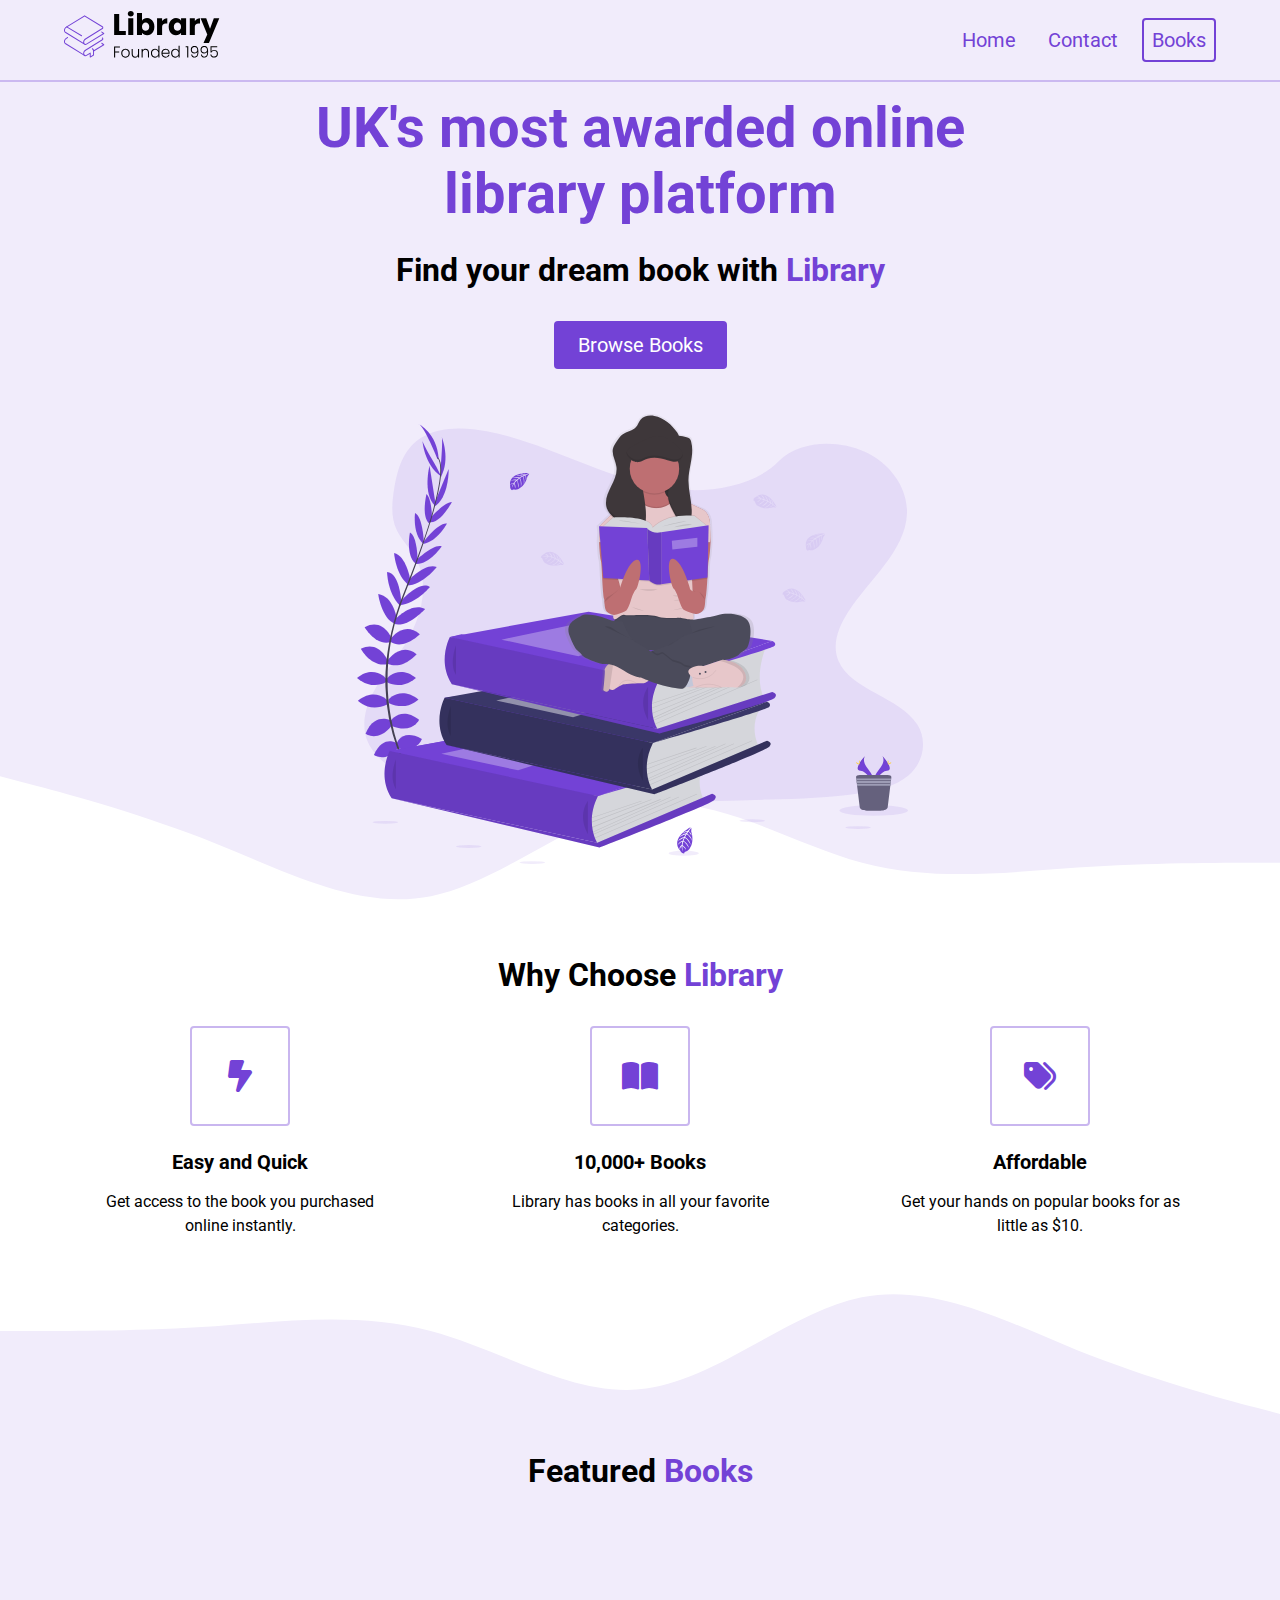
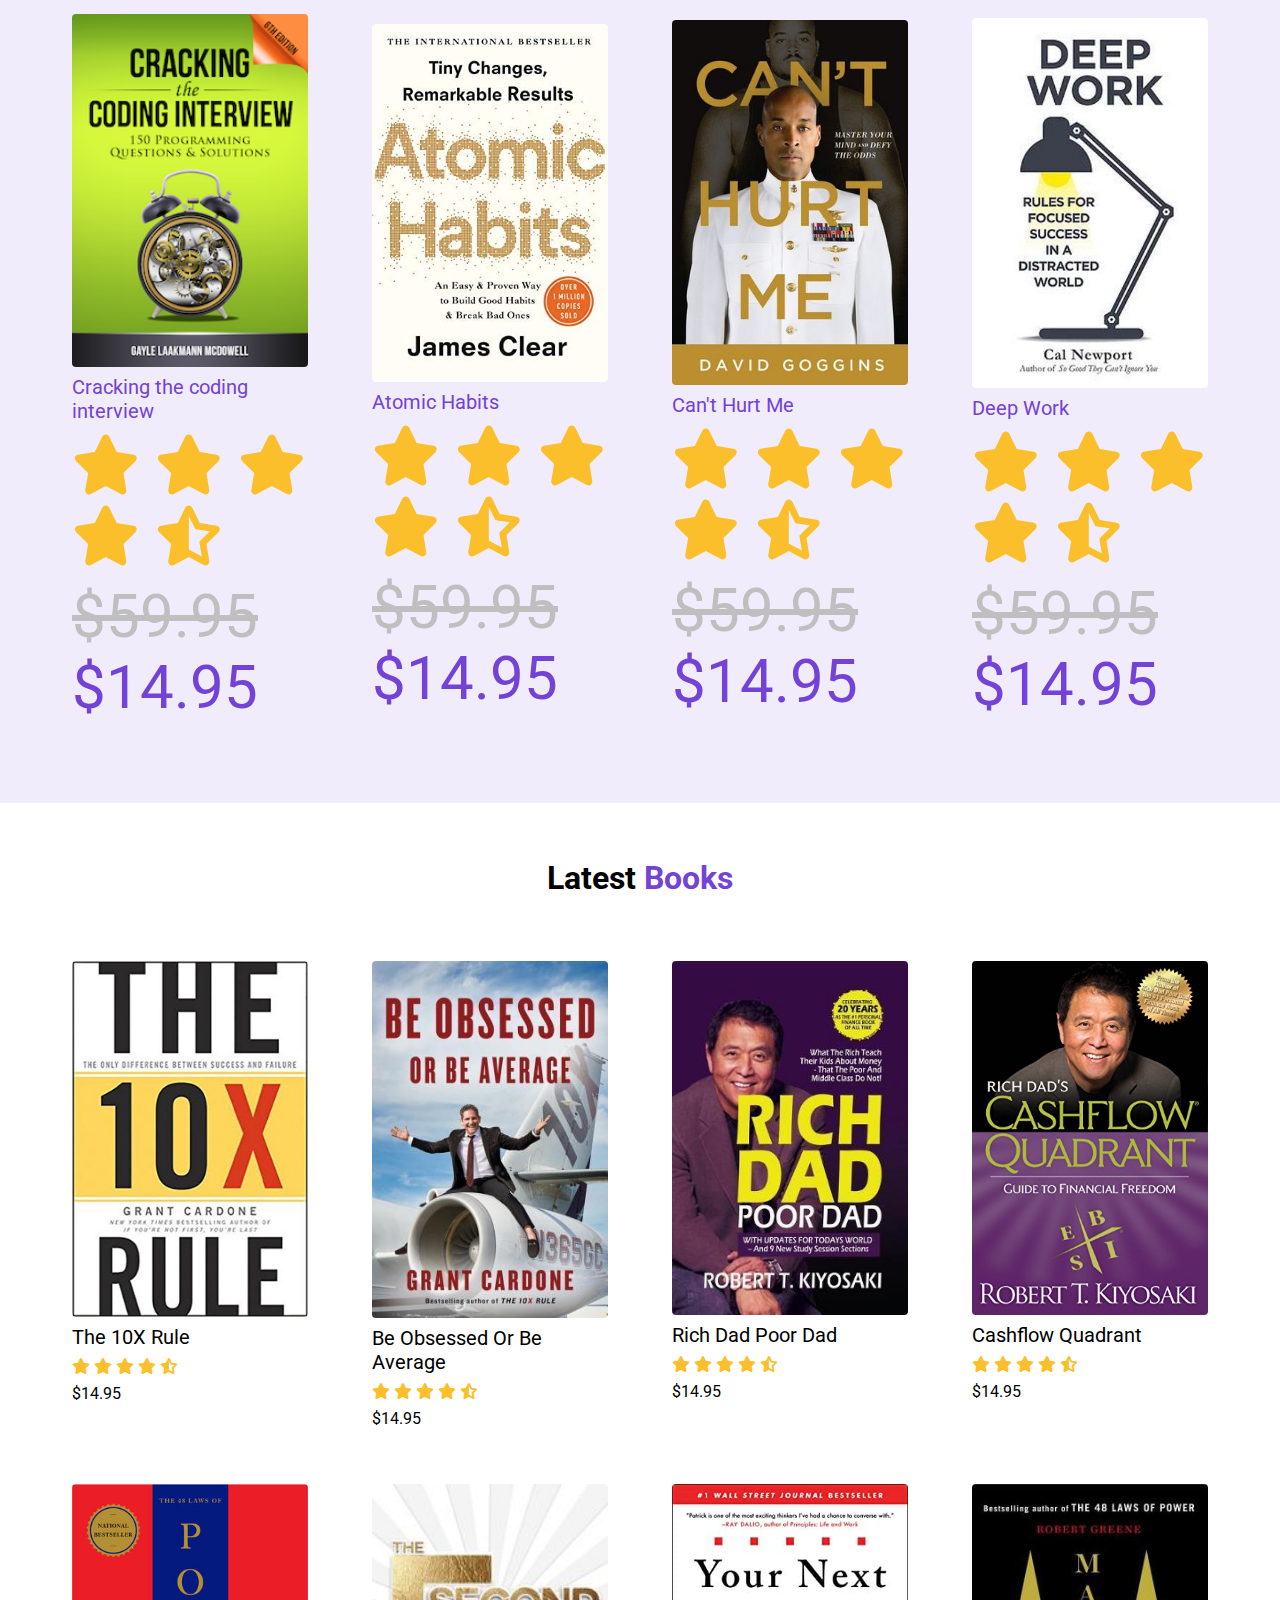
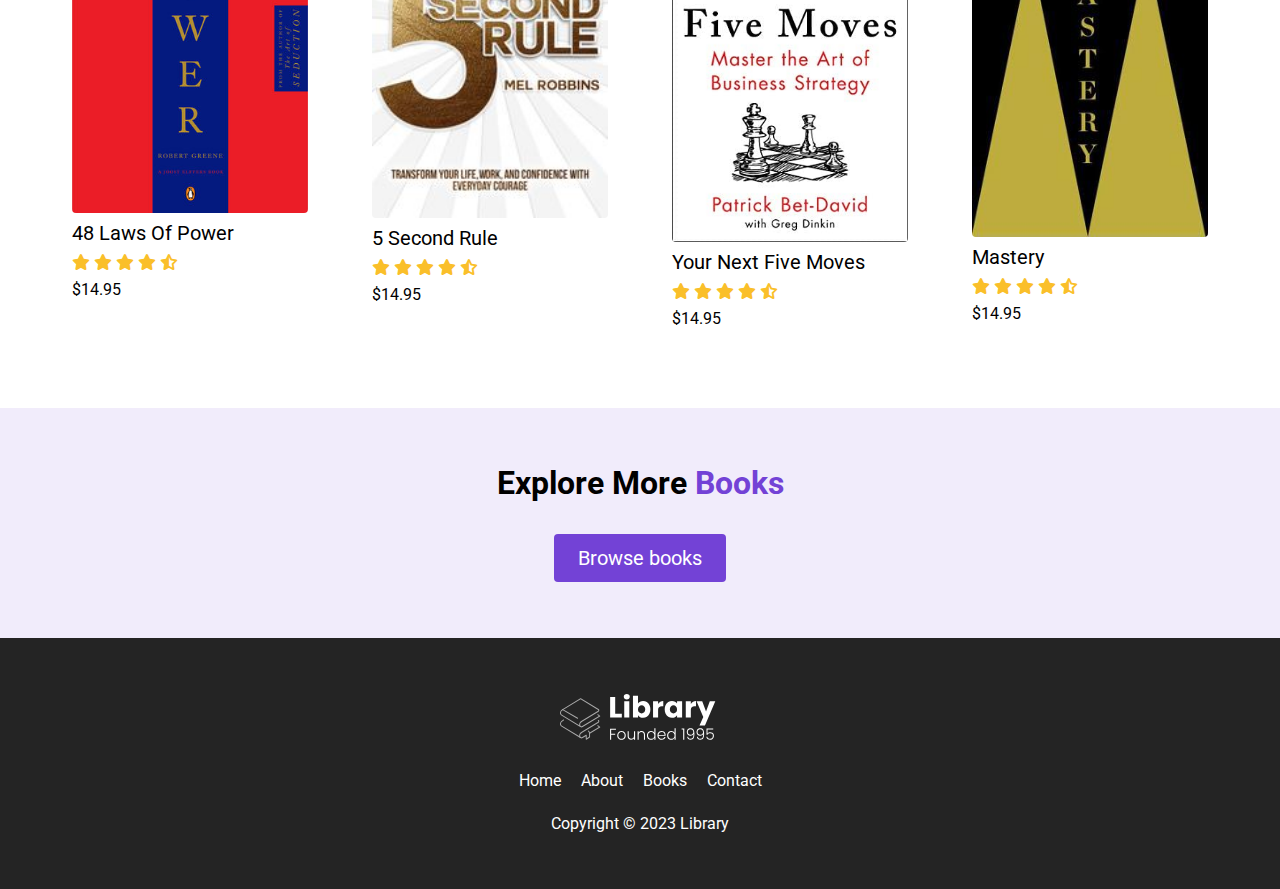
<file: index.html>
<!DOCTYPE html>
<html lang="en">
  <head>
    <meta charset="UTF-8" />
    <meta http-equiv="X-UA-Compatible" content="IE=edge" />
    <meta name="viewport" content="width=device-width, initial-scale=1.0" />
    <title>E-commerce Library</title>
    <link rel="stylesheet" href="styles.css" />
    <link
      rel="stylesheet"
      href="https://cdnjs.cloudflare.com/ajax/libs/font-awesome/6.4.0/css/all.min.css"
    />
    <script src="index.js"></script>
    <script src="books.js"></script>
  </head>
  <body>
    <section id="landing">
      <nav>
        <div class="nav__container">
         <a href="./index.html"> 
          <img class="logo" src="./assets/Library.svg" alt="logo" />
          </a>
          <ul class="nav__links">
            <li><a href="./index.html" class="nav__link">Home</a></li>
            <li><a href="#" class="nav__link">Contact</a></li>
            <li><a href="./books.html" class="nav__link nav__link--primary">Books</a></li>
          </ul>
        
        <button class="btn__menu" onclick="openMenu()">
          <i class="fas fa-bars"></i>
        </button>
        <div class="menu__backdrop">
          <button class="btn__menu btn__menu--close" onclick="closeMenu()">
            <i class="fas fa-times"></i>
          </button>
          <ul class="menu__links">
            <li class="menu__list"><a href="#" class="menu__link" " onclick="closeMenu()">Home</li></a>
             <li class="menu__list"><a href="#features" class="menu__link" " onclick="closeMenu()">Books</li></a>
              <li class="menu__list"><a href="#" class="menu__link no-cursor" " onclick="closeMenu()">Contact</li></a>
          </ul>
        </div>
        </div>
      </nav>
      <header>
        <div class="header__container">
          <div class="header__description">
            <h1>UK's most awarded online library platform</h1>
            <h2>
              Find your dream book with <span class="purple">Library </span>
            </h2>
            <a href="#features">
              <button class="btn">Browse Books
              </button></a>
          </div>
          <figure class="header__img--wrapper">
            <img
              src="./assets/Undraw_Books.svg"
              class="header__img"
              alt="Image of Books"
            />
          </figure>
        </div>
      </header>
    </section>
    <main>
      <section id="highlights">
        <div class="container">
          <div class="row">
            <h2 class="section__title">
              Why Choose <span class="purple">Library</span>
            </h2>
            <div class="highlight__wrapper">
              <div class="highlight">
                <div class="highlight__img">
                  <i class="fa-solid fa-bolt-lightning"></i>
                </div>
                <h3 class="highlight__sub-title">Easy and Quick</h3>
                <p class="highlight__para">
                  Get access to the book you purchased online instantly.
                </p>
              </div>
              <div class="highlight">
                <div class="highlight__img">
                  <i class="fas fa-book-open"></i>
                </div>
                <h3 class="highlight__sub-title">10,000+ Books</h3>
                <p class="highlight__para">
                  Library has books in all your favorite categories.
                </p>
              </div>
              <div class="highlight">
                <div class="highlight__img">
                  <i class="fas fa-tags"></i>
                </div>
                <h3 class="highlight__sub-title">Affordable</h3>
                <p class="highlight__para">
                  Get your hands on popular books for as little as $10.
                </p>
              </div>
            </div>
          </div>
        </div>
      </section>
      <section id="features">
        <div class="container">
          <div class="row">
            <h2 class="section__title">
              Featured <span class="purple">Books</span>
            </h2>
            <div class="books">
              <div class="book">
                <figure class="book__img--wrapper">
                  <img
                    class="book__img"
                    src="./assets/crack the coding interview.png"
                    alt="book"
                  />
                </figure>
                <div class="book__title">Cracking the coding interview</div>
                <div class="book__ratings">
                  <i class="fas fa-star"></i>
                  <i class="fas fa-star"></i>
                  <i class="fas fa-star"></i>
                  <i class="fas fa-star"></i>
                  <i class="fas fa-star-half-alt"></i>
                </div>
                <div class="book__price">
                  <span class="book__price--normal">$59.95</span> $14.95
                </div>
              </div>
              <div class="book">
                <figure class="book__img--wrapper">
                  <img
                    class="book__img"
                    src="./assets/atomic habits.jpg"
                    alt="book"
                  />
                </figure>
                <div class="book__title">Atomic Habits</div>
                <div class="book__ratings">
                  <i class="fas fa-star"></i>
                  <i class="fas fa-star"></i>
                  <i class="fas fa-star"></i>
                  <i class="fas fa-star"></i>
                  <i class="fas fa-star-half-alt"></i>
                </div>
                <div class="book__price">
                  <span class="book__price--normal">$59.95</span> $14.95
                </div>
              </div>
              <div class="book">
                <figure class="book__img--wrapper">
                  <img
                    class="book__img"
                    src="./assets/david goggins.jpeg"
                    alt="book"
                  />
                </figure>
                <div class="book__title">Can't Hurt Me</div>
                <div class="book__ratings">
                  <i class="fas fa-star"></i>
                  <i class="fas fa-star"></i>
                  <i class="fas fa-star"></i>
                  <i class="fas fa-star"></i>
                  <i class="fas fa-star-half-alt"></i>
                </div>
                <div class="book__price">
                  <span class="book__price--normal">$59.95</span> $14.95
                </div>
              </div>
              <div class="book">
                <figure class="book__img--wrapper">
                  <img
                    class="book__img"
                    src="./assets/deep work.jpeg"
                    alt="book"
                  />
                </figure>
                <div class="book__title">Deep Work</div>
                <div class="book__ratings">
                  <i class="fas fa-star"></i>
                  <i class="fas fa-star"></i>
                  <i class="fas fa-star"></i>
                  <i class="fas fa-star"></i>
                  <i class="fas fa-star-half-alt"></i>
                </div>
                <div class="book__price">
                  <span class="book__price--normal">$59.95</span> $14.95
                </div>
              </div>
            </div>
          </div>
        </div>
      </section>

      <section id="recent">
        <div class="container">
          <div class="row">
            <h2 class="section__title">
              Latest <span class="purple">Books</span>
            </h2>
            <div class="books books__recent">
              <div class="book book__recent">
                <figure class="book__img--wrapper">
                  <img
                    class="book__img"
                    src="./assets/book-1.jpeg"
                    alt="book"
                  />
                </figure>
                <div class="book__title">The 10X Rule</div>
                <div class="book__ratings">
                  <i class="fas fa-star"></i>
                  <i class="fas fa-star"></i>
                  <i class="fas fa-star"></i>
                  <i class="fas fa-star"></i>
                  <i class="fas fa-star-half-alt"></i>
                </div>
                <div class="book__price">$14.95</div>
              </div>
              <div class="book book__recent">
                <figure class="book__img--wrapper">
                  <img
                    class="book__img"
                    src="./assets/book-2.jpeg"
                    alt="book"
                  />
                </figure>
                <div class="book__title">Be Obsessed Or Be Average</div>
                <div class="book__ratings">
                  <i class="fas fa-star"></i>
                  <i class="fas fa-star"></i>
                  <i class="fas fa-star"></i>
                  <i class="fas fa-star"></i>
                  <i class="fas fa-star-half-alt"></i>
                </div>
                <div class="book__price">$14.95</div>
              </div>
              <div class="book book__recent">
                <figure class="book__img--wrapper">
                  <img
                    class="book__img"
                    src="./assets/book-3.jpeg"
                    alt="book"
                  />
                </figure>
                <div class="book__title">Rich Dad Poor Dad</div>
                <div class="book__ratings">
                  <i class="fas fa-star"></i>
                  <i class="fas fa-star"></i>
                  <i class="fas fa-star"></i>
                  <i class="fas fa-star"></i>
                  <i class="fas fa-star-half-alt"></i>
                </div>
                <div class="book__price">$14.95</div>
              </div>
              <div class="book book__recent">
                <figure class="book__img--wrapper">
                  <img
                    class="book__img"
                    src="./assets/book-4.jpeg"
                    alt="book"
                  />
                </figure>
                <div class="book__title">Cashflow Quadrant</div>
                <div class="book__ratings">
                  <i class="fas fa-star"></i>
                  <i class="fas fa-star"></i>
                  <i class="fas fa-star"></i>
                  <i class="fas fa-star"></i>
                  <i class="fas fa-star-half-alt"></i>
                </div>
                <div class="book__price">$14.95</div>
              </div>
              <div class="book book__recent">
                <figure class="book__img--wrapper">
                  <img
                    class="book__img"
                    src="./assets/book-5.jpeg"
                    alt="book"
                  />
                </figure>
                <div class="book__title">48 Laws Of Power</div>
                <div class="book__ratings">
                  <i class="fas fa-star"></i>
                  <i class="fas fa-star"></i>
                  <i class="fas fa-star"></i>
                  <i class="fas fa-star"></i>
                  <i class="fas fa-star-half-alt"></i>
                </div>
                <div class="book__price">$14.95</div>
              </div>
              <div class="book book__recent">
                <figure class="book__img--wrapper">
                  <img
                    class="book__img"
                    src="./assets/book-6.jpeg"
                    alt="book"
                  />
                </figure>
                <div class="book__title">5 Second Rule</div>
                <div class="book__ratings">
                  <i class="fas fa-star"></i>
                  <i class="fas fa-star"></i>
                  <i class="fas fa-star"></i>
                  <i class="fas fa-star"></i>
                  <i class="fas fa-star-half-alt"></i>
                </div>
                <div class="book__price">$14.95</div>
              </div>
              <div class="book book__recent">
                <figure class="book__img--wrapper">
                  <img class="book__img" src="./assets/book-7.jpg" alt="book" />
                </figure>
                <div class="book__title">Your Next Five Moves</div>
                <div class="book__ratings">
                  <i class="fas fa-star"></i>
                  <i class="fas fa-star"></i>
                  <i class="fas fa-star"></i>
                  <i class="fas fa-star"></i>
                  <i class="fas fa-star-half-alt"></i>
                </div>
                <div class="book__price">$14.95</div>
              </div>
              <div class="book book__recent">
                <figure class="book__img--wrapper">
                  <img
                    class="book__img"
                    src="./assets/book-8.jpeg"
                    alt="book"
                  />
                </figure>
                <div class="book__title">Mastery</div>
                <div class="book__ratings">
                  <i class="fas fa-star"></i>
                  <i class="fas fa-star"></i>
                  <i class="fas fa-star"></i>
                  <i class="fas fa-star"></i>
                  <i class="fas fa-star-half-alt"></i>
                </div>
                <div class="book__price">$14.95</div>
              </div>
            </div>
          </div>
        </div>
      </section>
      <section id="explore">
        <div class="container">
          <div class="row">
            <div class="explore__books">
              <h2 class="section__title">
                Explore More <span class="purple">Books</span>
              </h2>
              <a href="#features">
                 <button class="btn">Browse books</button>
              </a>
             
            </div>
          </div>
        </div>
      </section>
    </main>

    <footer>
      <div class="container">
        <div class="row row__column">
          <figure class="footer__logo">
            <a href="#">
            <img
              src="./assets/Library.svg"
              class="footer__logo--img"
              alt="footer logo"
            />
          </figure>
          </a>
          <div class="footer__list">
            <a href="" class="footer__link">Home</a>
             <a href="" class="footer__link no-cursor" >About</a>
              <a href="" class="footer__link">Books</a>
               <a href="" class="footer__link no-cursor">Contact</a>
          </div>
          <div class="footer__copyright">
            Copyright &copy; 2023 Library
          </div>
        </div>
      </div>
    </footer>
  </body>
</html>
</file>
<file: styles.css>
@import url("https://fonts.googleapis.com/css2?family=Roboto:wght@400;500;700&display=swap");
* {
  padding: 0;
  margin: 0;
  box-sizing: border-box;
  font-family: "Roboto", sans-serif;
}

html {
  scroll-behavior: smooth;
}

body {
  max-width: 100vw;
  overflow-x: hidden;
}

.purple {
  color: #7342d6;
}

nav {
  display: flex;
  height: 80px;
}
.nav__container {
  display: flex;
  justify-content: space-between;
  padding: 0 24px;
  align-items: center;
  width: 100%;
  max-width: 1200px;
  margin: 0 auto;
}

.logo {
  width: 160px;
}
img {
  width: 100%;
}

p {
  line-height: 1.5;
}

ul {
  display: flex;
}
li {
  list-style-type: none;
}

.nav__link {
  margin-left: 16px;
  text-decoration: none;
  font-size: 20px;
  color: #7342d6;
  padding: 8px;
}

.nav__link:hover {
  text-decoration: underline;
}
.nav__link--primary {
  border: 2px solid #7342d6;
  border-radius: 4px;
  transition: 0.35s ease-in-out all;
}
.nav__link--primary:hover {
  text-decoration: none;
  color: #fff;
  background-color: #7342d6;
}

.btn__menu {
  background-color: transparent;
  border: none;
  font-size: 40px;
  text-align: center;
  color: #7342d6;
  display: none;
}

.menu__backdrop {
  position: absolute;
  background-color: #242424;
  top: 0;
  left: 0;
  right: 0;
  bottom: 0;
  z-index: 100;
  display: flex;
  align-items: center;
  justify-content: center;
  transition: all 300ms ease;
  opacity: 0;
  visibility: hidden;
}

.menu--open .menu__backdrop {
  display: flex;
  visibility: visible;
  opacity: 1;
}

.menu--open {
  max-height: 100vh;
  overflow-y: hidden;
}

.menu__links {
  display: flex;
  flex-direction: column;
  align-items: center;
}

.menu__list {
  padding: 32px 0;
}

.menu__link {
  font-size: 40px;
  color: #fff;
}

.btn__menu--close {
  position: absolute;
  right: 20px;
  top: 10px;
  padding: 8px;
  color: #fff;
}

/* 

Landing Page 

*/

#landing {
  background-color: rgba(115, 66, 214, 0.1);
}

header {
  height: calc(100vh - 80px);
  border-top: 2px solid rgba(115, 66, 214, 0.3);
}
.header__container {
  width: 100%;
  max-width: 720px;
  margin: 0 auto;
  height: 100%;
  display: flex;
  flex-direction: column;
  justify-content: space-around;
}
.header__description {
  display: flex;
  flex-direction: column;
  align-items: center;
}
h1 {
  font-size: 56px;
  color: #7342d6;
  margin-bottom: 24px;
  text-align: center;
}
h2 {
  font-size: 32px;
  margin-bottom: 32px;
  text-align: center;
}

button {
  cursor: pointer;
}

.btn:active {
  transform: translateY(1px);
}
.btn:hover {
  background-color: #510ddaec;
}
.btn {
  background-color: #7342d6;
  color: #fff;
  padding: 12px 24px;
  font-size: 20px;
  border-radius: 4px;
  border: none;
  transition: 0.3s ease all;
}

.header__img--wrapper {
  padding: 20px;
  z-index: 2;
}

.header__img {
  height: 100%;
  max-height: 50vh;
}

.container {
  padding: 56px 0;
}

.row {
  width: 100%;
  max-width: 1200px;
  margin: 0 auto;
}

.no-cursor {
  cursor: not-allowed;
}

a {
  text-decoration: none;
}

a:hover {
  text-decoration: underline;
}

/* 
Highlights 
*/

#highlights {
  position: relative;
  max-width: 100vw;
}

#highlights:before,
#highlights:after {
  background: url("assets/wave.svg");
  content: "";
  position: absolute;
  width: 101vw;
  height: 12vw;
  left: 0;
  z-index: 1;
  background-size: cover;
  background-repeat: no-repeat;
}

#highlights:before {
  transform: translateY(-100%);
  top: 1px;
}

#highlights:after {
  bottom: 1px;
  transform: translateY(100%) rotate(180deg);
}

.highlight__wrapper {
  display: flex;
}

.highlight {
  padding: 0 24px;
  width: calc(100% / 3);
  display: flex;
  flex-direction: column;
  align-items: center;
}

.highlight__para {
  text-align: center;
  max-width: 280px;
}

.highlight__img {
  border: 2px solid #7342d663;
  color: #7342d6;
  width: 100px;
  height: 100px;
  display: flex;
  align-items: center;
  justify-content: center;
  border-radius: 4px;
  font-size: 32px;
  margin-bottom: 24px;
}

.highlight__sub-title {
  font-size: 20px;
  margin-bottom: 16px;
  text-align: center;
}

#features {
  padding-top: 8vw;
  background-color: rgba(115, 66, 214, 0.1);
}

.books {
  display: flex;
  flex-wrap: wrap;
}

.book {
  width: 25%;
  padding: 24px;
}

.book__img {
  max-height: 380px;
  transition: 300ms ease-in-out all;
  cursor: no-drop;
}

.book__img--wrapper {
  margin: 8px;
  border-radius: 4px;
  overflow: hidden;
  display: flex;
}

.book:hover .book__img {
  transform: scale(1.03);
}

.book__title {
  font-size: 20px;
  margin-bottom: 8px;
}

.book__title:hover {
  text-decoration: underline;
  cursor: not-allowed;
}

.book__ratings {
  margin-bottom: 8px;
  color: #fabf2a;
}

.book__price--normal {
  text-decoration: line-through;
  padding-right: 6px;
  color: #bfbfbf;
}

.book__title,
.book__price,
.book__ratings {
  margin-left: 8px;
}

/* .books__recent {
  flex-wrap: wrap;
} */

/* 
Explore Books Section 
*/

#explore {
  background-color: rgba(115, 66, 214, 0.1);
}

.explore__books,
.row__column {
  display: flex;
  flex-direction: column;
  align-items: center;
}

/* 
Footer 
*/
footer {
  background-color: #242424;
}

.footer__logo {
  display: flex;
}

.footer__logo--img {
  width: 160px;
  filter: grayscale(1) invert(1);
}

.footer__link,
.footer__copyright {
  color: #fff;
}

.footer__list {
  margin: 20px 0 24px 0;
}

.footer__link {
  padding: 0 8px;
}

/* 
**

BOOKS PAGE

**
*/

#books__body {
  background-color: rgba(115, 66, 214, 0.1);
  display: flex;
  flex-direction: column;
  min-height: 100vh;
}

#books__main {
  flex: 1;
}

.books__header {
  display: flex;
  justify-content: space-between;
  align-items: center;
  padding: 0 24px;
}

.books__header--title {
  margin-bottom: 0;
}

select {
  background-color: #fff;
  border-radius: 4px;
  border: 1px solid #dcdfe6;
  color: #606266;
  height: 40px;
  line-height: 40px;
  outline: none;
  padding: 0 16px;
  width: 100%;
  max-width: 200px;
}

.books__loading {
  display: flex;
  align-items: center;
  justify-content: center;
  padding-top: 60px;
  font-size: 60px;
  color: #7342d6;
}

.books__loading--spinner {
  display: none !important;
}

.books__loading .books__loading--spinner {
  display: block !important;
}

.fa-spinner {
  animation: rotate 600ms infinite linear;
}

@keyframes rotate {
  0% {
    transform: rotate(0);
  }

  100% {
    transform: rotate(360deg);
  }
}

/* SMALL PHONES, TABLETS, LARGE SMARTPHONES */
@media (max-width: 768px) {
  .header__description {
    padding: 0 24px;
  }

  h1 {
    font-size: 32px;
  }

  h2 {
    font-size: 26px;
  }
  button {
    font-size: 18px;
  }

  .book {
    width: 50%;
  }
}

/* SMALL PHONES */
@media (max-width: 550px) {
  .nav__links {
    display: none;
  }

  .btn__menu {
    display: block;
  }

  .highlight {
    width: 100%;
  }

  .highlight__wrapper {
    flex-wrap: wrap;
  }

  .highlight:not(:last-child) {
    margin-bottom: 24px;
  }
}
</file>
